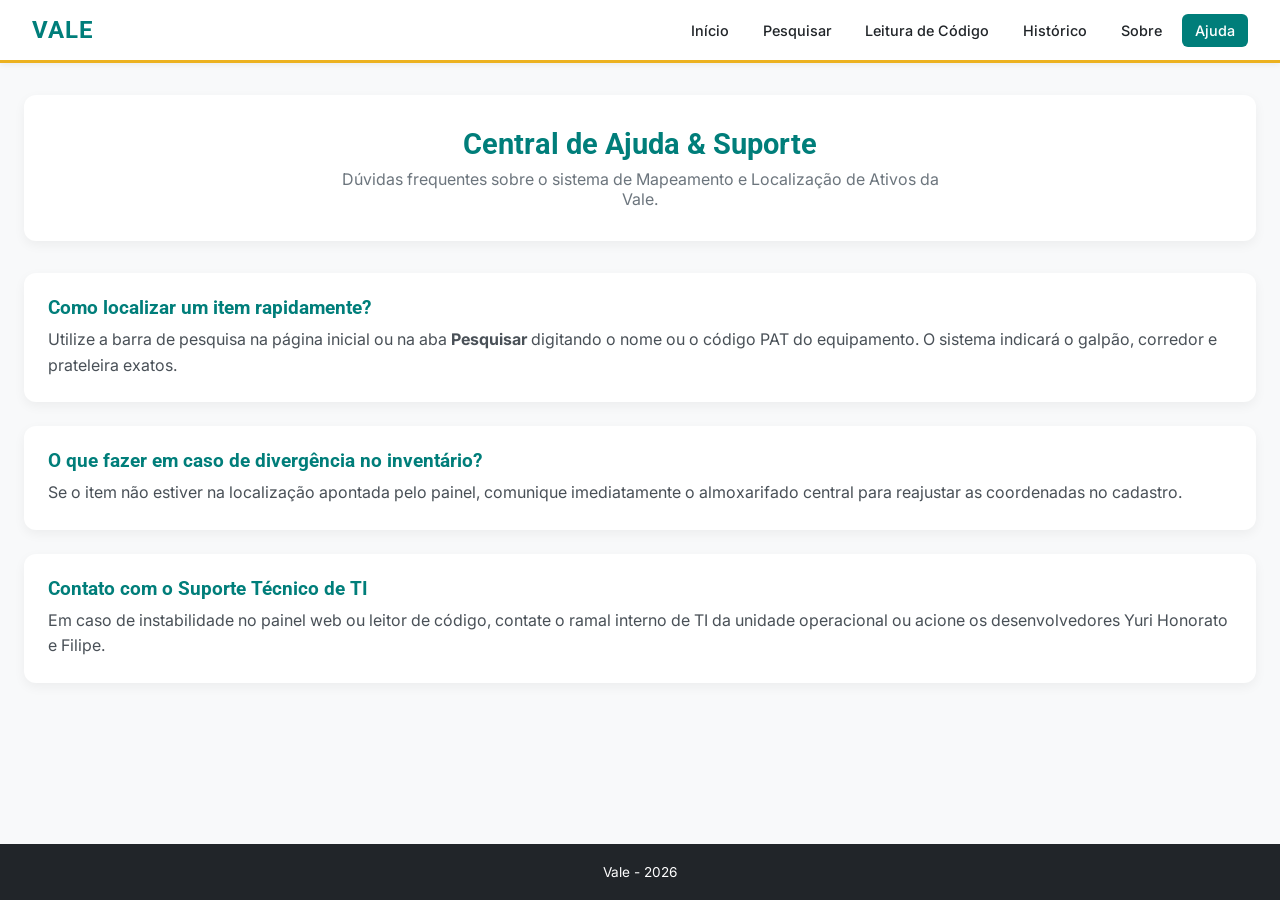
<file: ajuda.html>
<!DOCTYPE html>
<html lang="pt-BR">
<head>
    <meta charset="UTF-8">
    <meta name="viewport" content="width=device-width, initial-scale=1.0">
    <title>Ajuda e Suporte - Vale</title>
    <link href="https://fonts.googleapis.com/css2?family=Inter:wght@400;500;600&family=Roboto:wght@500;700&display=swap" rel="stylesheet">
    <link rel="stylesheet" href="style.css">
</head>
<body>

    <header>
        <div class="header-container">
            <div class="logo-area">
                <h1>VALE</h1>
            </div>

            <input type="checkbox" id="menu-toggle" aria-label="Abrir menu de navegação">
            <label for="menu-toggle" class="menu-icon">
                <span></span>
                <span></span>
                <span></span>
            </label>

            <nav aria-label="Navegação Principal">
                <ul>
                    <li><a href="home.html">Início</a></li>
                    <li><a href="pesquisar.html">Pesquisar</a></li>
                    <li><a href="leitura.html">Leitura de Código</a></li>
                    <li><a href="historico.html">Histórico</a></li>
                    <li><a href="sobre.html">Sobre</a></li>
                    <li><a href="ajuda.html" class="active" aria-current="page">Ajuda</a></li>
                </ul>
            </nav>
        </div>
    </header>

    <main>
        <section class="about-header">
            <h2>Central de Ajuda & Suporte</h2>
            <p>Dúvidas frequentes sobre o sistema de Mapeamento e Localização de Ativos da Vale.</p>
        </section>

        <div class="content-flex-container" style="flex-direction: column; gap: 1.5rem;">
            <div class="table-container" style="padding: 1.5rem;">
                <h3 style="color: var(--color-primary); margin-bottom: 0.5rem;">Como localizar um item rapidamente?</h3>
                <p style="line-height: 1.6; color: #495057;">Utilize a barra de pesquisa na página inicial ou na aba <strong>Pesquisar</strong> digitando o nome ou o código PAT do equipamento. O sistema indicará o galpão, corredor e prateleira exatos.</p>
            </div>

            <div class="table-container" style="padding: 1.5rem;">
                <h3 style="color: var(--color-primary); margin-bottom: 0.5rem;">O que fazer em caso de divergência no inventário?</h3>
                <p style="line-height: 1.6; color: #495057;">Se o item não estiver na localização apontada pelo painel, comunique imediatamente o almoxarifado central para reajustar as coordenadas no cadastro.</p>
            </div>

            <div class="table-container" style="padding: 1.5rem;">
                <h3 style="color: var(--color-primary); margin-bottom: 0.5rem;">Contato com o Suporte Técnico de TI</h3>
                <p style="line-height: 1.6; color: #495057;">Em caso de instabilidade no painel web ou leitor de código, contate o ramal interno de TI da unidade operacional ou acione os desenvolvedores Yuri Honorato e Filipe.</p>
            </div>
        </div>
    </main>

    <footer>
        <p>Vale - 2026</p>
    </footer>

</body>
</html>
</file>
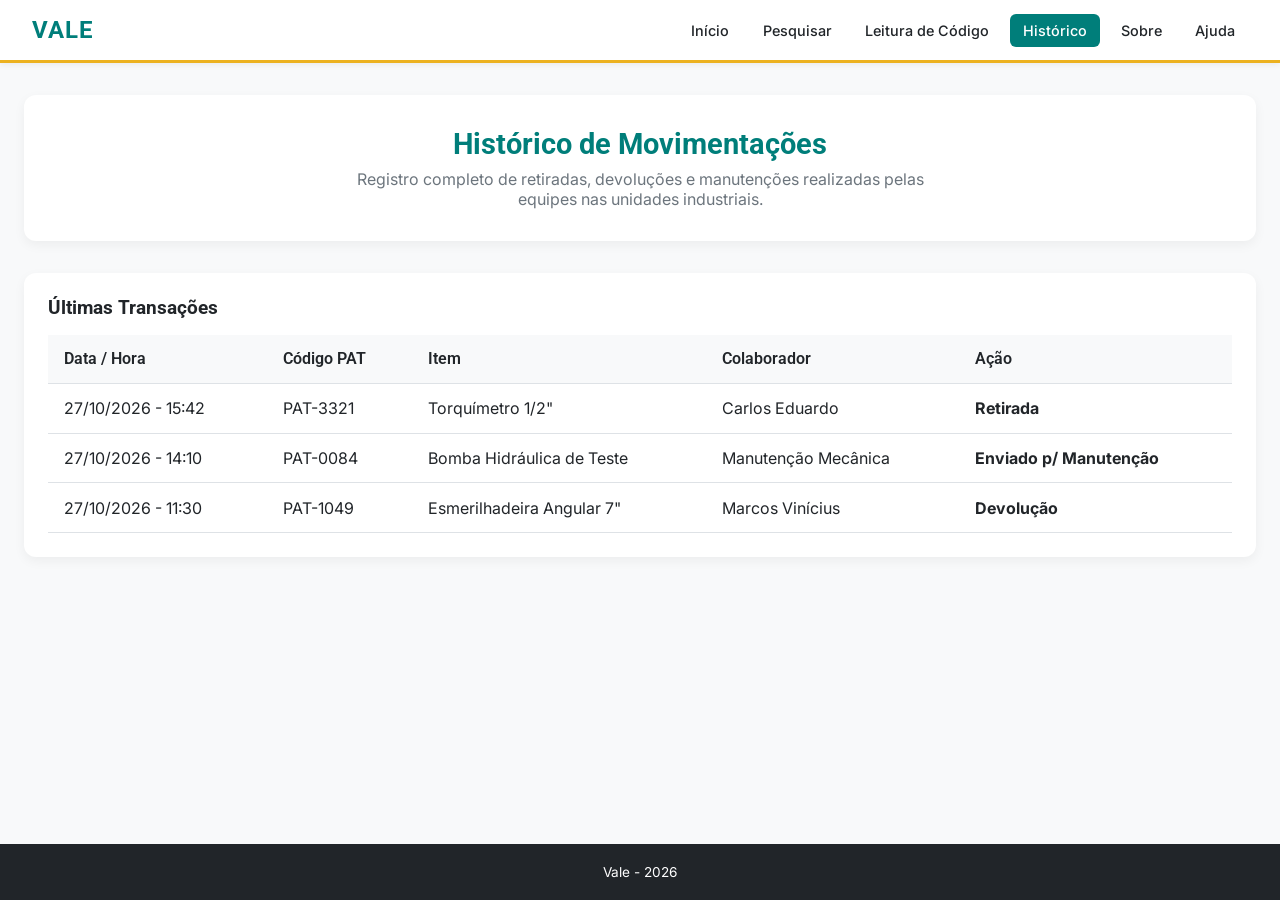
<file: historico.html>
<!DOCTYPE html>
<html lang="pt-BR">
<head>
    <meta charset="UTF-8">
    <meta name="viewport" content="width=device-width, initial-scale=1.0">
    <title>Histórico de Movimentações - Vale</title>
    <link href="https://fonts.googleapis.com/css2?family=Inter:wght@400;500;600&family=Roboto:wght@500;700&display=swap" rel="stylesheet">
    <link rel="stylesheet" href="style.css">
</head>
<body>

    <header>
        <div class="header-container">
            <div class="logo-area">
                <h1>VALE</h1>
            </div>

            <input type="checkbox" id="menu-toggle" aria-label="Abrir menu de navegação">
            <label for="menu-toggle" class="menu-icon">
                <span></span>
                <span></span>
                <span></span>
            </label>

            <nav aria-label="Navegação Principal">
                <ul>
                    <li><a href="home.html">Início</a></li>
                    <li><a href="pesquisar.html">Pesquisar</a></li>
                    <li><a href="leitura.html">Leitura de Código</a></li>
                    <li><a href="historico.html" class="active" aria-current="page">Histórico</a></li>
                    <li><a href="sobre.html">Sobre</a></li>
                    <li><a href="ajuda.html">Ajuda</a></li>
                </ul>
            </nav>
        </div>
    </header>

    <main>
        <section class="about-header">
            <h2>Histórico de Movimentações</h2>
            <p>Registro completo de retiradas, devoluções e manutenções realizadas pelas equipes nas unidades industriais.</p>
        </section>

        <div class="content-flex-container">
            <div class="table-container" style="flex: 100%;">
                <h3>Últimas Transações</h3>
                <table>
                    <thead>
                        <tr>
                            <th>Data / Hora</th>
                            <th>Código PAT</th>
                            <th>Item</th>
                            <th>Colaborador</th>
                            <th>Ação</th>
                        </tr>
                    </thead>
                    <tbody>
                        <tr>
                            <td>27/10/2026 - 15:42</td>
                            <td>PAT-3321</td>
                            <td>Torquímetro 1/2"</td>
                            <td>Carlos Eduardo</td>
                            <td><strong>Retirada</strong></td>
                        </tr>
                        <tr>
                            <td>27/10/2026 - 14:10</td>
                            <td>PAT-0084</td>
                            <td>Bomba Hidráulica de Teste</td>
                            <td>Manutenção Mecânica</td>
                            <td><strong>Enviado p/ Manutenção</strong></td>
                        </tr>
                        <tr>
                            <td>27/10/2026 - 11:30</td>
                            <td>PAT-1049</td>
                            <td>Esmerilhadeira Angular 7"</td>
                            <td>Marcos Vinícius</td>
                            <td><strong>Devolução</strong></td>
                        </tr>
                    </tbody>
                </table>
            </div>
        </div>
    </main>

    <footer>
        <p>Vale - 2026</p>
    </footer>

</body>
</html>
</file>
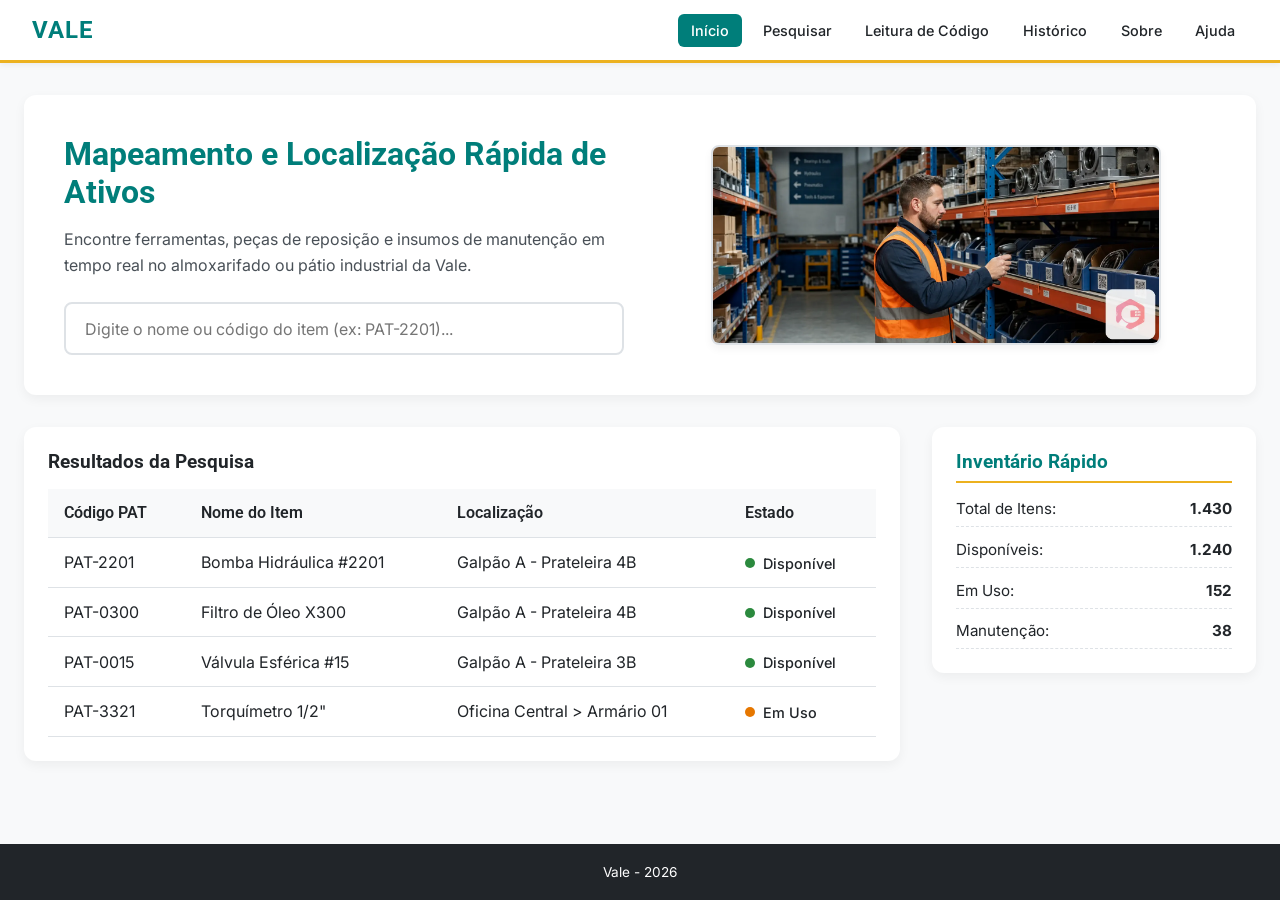
<file: home.html>
<!DOCTYPE html>
<html lang="pt-BR">
<head>
    <meta charset="UTF-8">
    <meta name="viewport" content="width=device-width, initial-scale=1.0">
    <title>Painel de Localização de Ativos - Vale</title>
    <link href="https://fonts.googleapis.com/css2?family=Inter:wght@400;500;600&family=Roboto:wght@500;700&display=swap" rel="stylesheet">
    <link rel="stylesheet" href="style.css">
</head>
<body>

    <header>
        <div class="header-container">
            <div class="logo-area">
                <h1>VALE</h1>
            </div>

            <input type="checkbox" id="menu-toggle" aria-label="Abrir menu de navegação">
            <label for="menu-toggle" class="menu-icon">
                <span></span>
                <span></span>
                <span></span>
            </label>

            <nav aria-label="Navegação Principal">
                <ul>
                    <li><a href="home.html" class="active" aria-current="page">Início</a></li>
                    <li><a href="pesquisar.html">Pesquisar</a></li>
                    <li><a href="leitura.html">Leitura de Código</a></li>
                    <li><a href="historico.html">Histórico</a></li>
                    <li><a href="sobre.html">Sobre</a></li>
                    <li><a href="ajuda.html">Ajuda</a></li>
                </ul>
            </nav>
        </div>
    </header>

    <main>
        <section class="hero-section">
            <div class="hero-text">
                <h2>Mapeamento e Localização Rápida de Ativos</h2>
                <p>Encontre ferramentas, peças de reposição e insumos de manutenção em tempo real no almoxarifado ou pátio industrial da Vale.</p>
                <div class="search-bar-container">
                    <input type="text" placeholder="Digite o nome ou código do item (ex: PAT-2201)..." aria-label="Pesquisar item">
                </div>
            </div>
            <div class="hero-image">
                <img src="vale.webp" alt="Vale" width="450" height="280">
            </div>
        </section>

        <div class="content-flex-container">
            <div class="table-container">
                <h3>Resultados da Pesquisa</h3>
                <table>
                    <thead>
                        <tr>
                            <th>Código PAT</th>
                            <th>Nome do Item</th>
                            <th>Localização</th>
                            <th>Estado</th>
                        </tr>
                    </thead>
                    <tbody>
                        <tr>
                            <td>PAT-2201</td>
                            <td>Bomba Hidráulica #2201</td>
                            <td>Galpão A - Prateleira 4B</td>
                            <td><span class="status-badge"><span class="status-dot available"></span> Disponível</span></td>
                        </tr>
                        <tr>
                            <td>PAT-0300</td>
                            <td>Filtro de Óleo X300</td>
                            <td>Galpão A - Prateleira 4B</td>
                            <td><span class="status-badge"><span class="status-dot available"></span> Disponível</span></td>
                        </tr>
                        <tr>
                            <td>PAT-0015</td>
                            <td>Válvula Esférica #15</td>
                            <td>Galpão A - Prateleira 3B</td>
                            <td><span class="status-badge"><span class="status-dot available"></span> Disponível</span></td>
                        </tr>
                        <tr>
                            <td>PAT-3321</td>
                            <td>Torquímetro 1/2"</td>
                            <td>Oficina Central > Armário 01</td>
                            <td><span class="status-badge"><span class="status-dot in-use"></span> Em Uso</span></td>
                        </tr>
                    </tbody>
                </table>
            </div>

            <aside class="sidebar-card">
                <h3>Inventário Rápido</h3>
                <ul>
                    <li><span>Total de Itens:</span> <strong>1.430</strong></li>
                    <li><span>Disponíveis:</span> <strong>1.240</strong></li>
                    <li><span>Em Uso:</span> <strong>152</strong></li>
                    <li><span>Manutenção:</span> <strong>38</strong></li>
                </ul>
            </aside>
        </div>
    </main>

    <footer>
        <p>Vale - 2026</p>
    </footer>

</body>
</html>
</file>
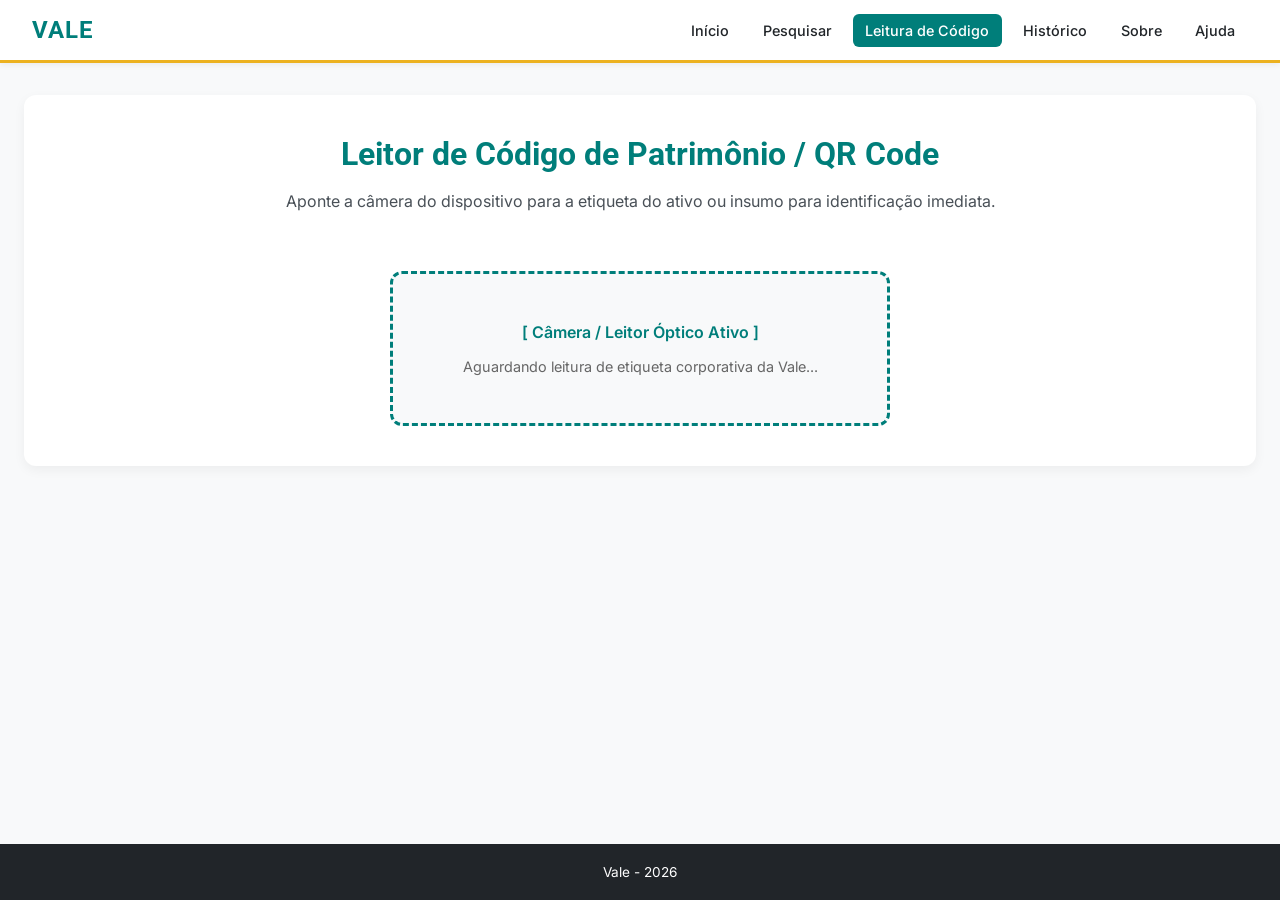
<file: leitura.html>
<!DOCTYPE html>
<html lang="pt-BR">
<head>
    <meta charset="UTF-8">
    <meta name="viewport" content="width=device-width, initial-scale=1.0">
    <title>Leitura de Código - Vale</title>
    <link href="https://fonts.googleapis.com/css2?family=Inter:wght@400;500;600&family=Roboto:wght@500;700&display=swap" rel="stylesheet">
    <link rel="stylesheet" href="style.css">
</head>
<body>

    <header>
        <div class="header-container">
            <div class="logo-area">
                <h1>VALE</h1>
            </div>

            <input type="checkbox" id="menu-toggle" aria-label="Abrir menu de navegação">
            <label for="menu-toggle" class="menu-icon">
                <span></span>
                <span></span>
                <span></span>
            </label>

            <nav aria-label="Navegação Principal">
                <ul>
                    <li><a href="home.html">Início</a></li>
                    <li><a href="pesquisar.html">Pesquisar</a></li>
                    <li><a href="leitura.html" class="active" aria-current="page">Leitura de Código</a></li>
                    <li><a href="historico.html">Histórico</a></li>
                    <li><a href="sobre.html">Sobre</a></li>
                    <li><a href="ajuda.html">Ajuda</a></li>
                </ul>
            </nav>
        </div>
    </header>

    <main>
        <section class="hero-section" style="text-align: center; display: flex; flex-direction: column; align-items: center;">
            <div class="hero-text" style="align-items: center;">
                <h2>Leitor de Código de Patrimônio / QR Code</h2>
                <p>Aponte a câmera do dispositivo para a etiqueta do ativo ou insumo para identificação imediata.</p>
            </div>
            <div style="background: var(--bg-light); border: 3px dashed var(--color-primary); padding: 3rem 1.5rem; border-radius: 12px; margin-top: 1.5rem; width: 100%; max-width: 500px;">
                <p style="font-weight: 600; color: var(--color-primary); margin-bottom: 1rem;">[ Câmera / Leitor Óptico Ativo ]</p>
                <p style="font-size: 0.9rem; color: #666;">Aguardando leitura de etiqueta corporativa da Vale...</p>
            </div>
        </section>
    </main>

    <footer>
        <p>Vale - 2026</p>
    </footer>

</body>
</html>
</file>
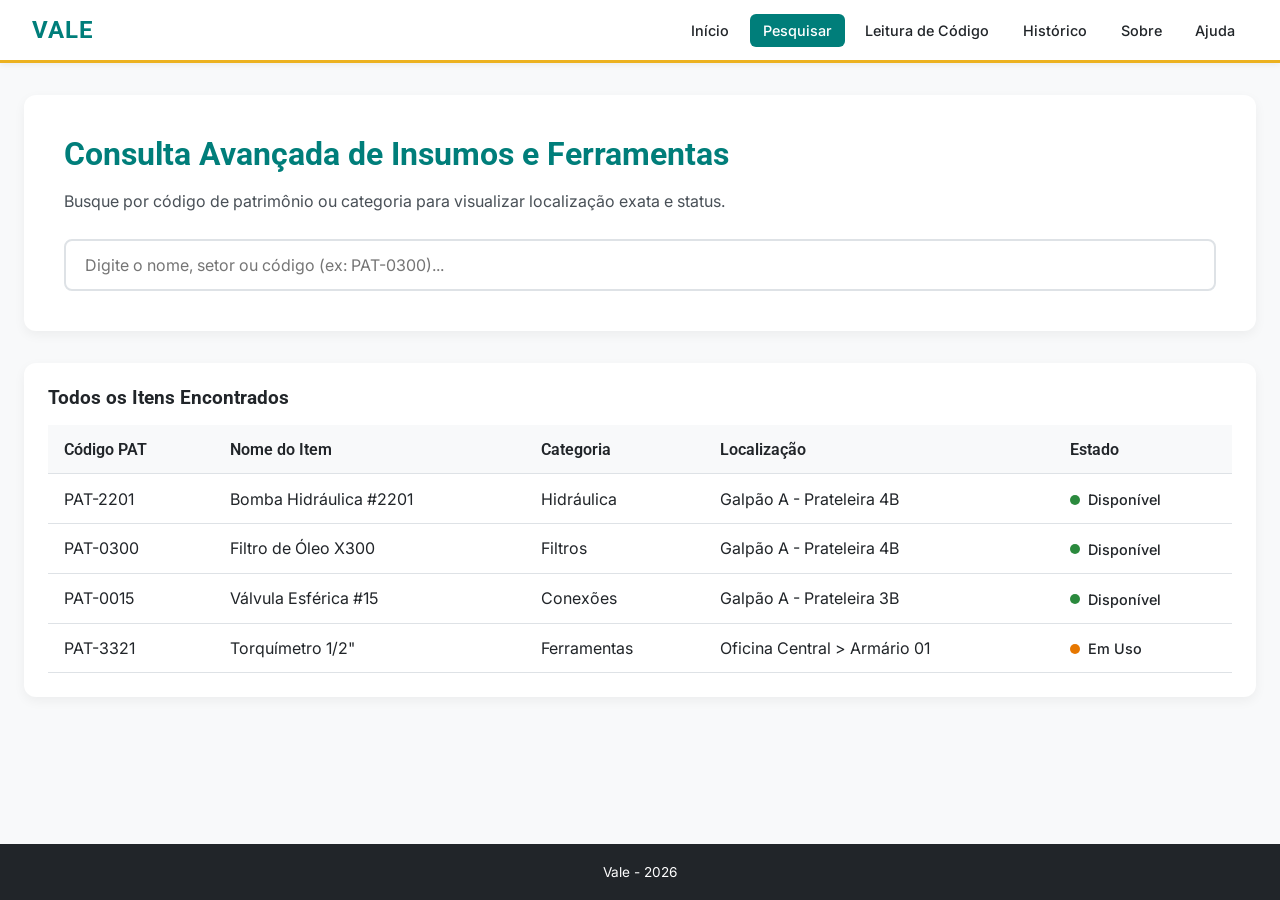
<file: pesquisar.html>
<!DOCTYPE html>
<html lang="pt-BR">
<head>
    <meta charset="UTF-8">
    <meta name="viewport" content="width=device-width, initial-scale=1.0">
    <title>Pesquisar Ativos - Vale</title>
    <link href="https://fonts.googleapis.com/css2?family=Inter:wght@400;500;600&family=Roboto:wght@500;700&display=swap" rel="stylesheet">
    <link rel="stylesheet" href="style.css">
</head>
<body>

    <header>
        <div class="header-container">
            <div class="logo-area">
                <h1>VALE</h1>
            </div>

            <input type="checkbox" id="menu-toggle" aria-label="Abrir menu de navegação">
            <label for="menu-toggle" class="menu-icon">
                <span></span>
                <span></span>
                <span></span>
            </label>

            <nav aria-label="Navegação Principal">
                <ul>
                    <li><a href="home.html">Início</a></li>
                    <li><a href="pesquisar.html" class="active" aria-current="page">Pesquisar</a></li>
                    <li><a href="leitura.html">Leitura de Código</a></li>
                    <li><a href="historico.html">Histórico</a></li>
                    <li><a href="sobre.html">Sobre</a></li>
                    <li><a href="ajuda.html">Ajuda</a></li>
                </ul>
            </nav>
        </div>
    </header>

    <main>
        <section class="hero-section">
            <div class="hero-text" style="flex: 100%;">
                <h2>Consulta Avançada de Insumos e Ferramentas</h2>
                <p>Busque por código de patrimônio ou categoria para visualizar localização exata e status.</p>
                <div class="search-bar-container">
                    <input type="text" placeholder="Digite o nome, setor ou código (ex: PAT-0300)..." aria-label="Pesquisar item">
                </div>
            </div>
        </section>

        <div class="content-flex-container">
            <div class="table-container" style="flex: 100%;">
                <h3>Todos os Itens Encontrados</h3>
                <table>
                    <thead>
                        <tr>
                            <th>Código PAT</th>
                            <th>Nome do Item</th>
                            <th>Categoria</th>
                            <th>Localização</th>
                            <th>Estado</th>
                        </tr>
                    </thead>
                    <tbody>
                        <tr>
                            <td>PAT-2201</td>
                            <td>Bomba Hidráulica #2201</td>
                            <td>Hidráulica</td>
                            <td>Galpão A - Prateleira 4B</td>
                            <td><span class="status-badge"><span class="status-dot available"></span> Disponível</span></td>
                        </tr>
                        <tr>
                            <td>PAT-0300</td>
                            <td>Filtro de Óleo X300</td>
                            <td>Filtros</td>
                            <td>Galpão A - Prateleira 4B</td>
                            <td><span class="status-badge"><span class="status-dot available"></span> Disponível</span></td>
                        </tr>
                        <tr>
                            <td>PAT-0015</td>
                            <td>Válvula Esférica #15</td>
                            <td>Conexões</td>
                            <td>Galpão A - Prateleira 3B</td>
                            <td><span class="status-badge"><span class="status-dot available"></span> Disponível</span></td>
                        </tr>
                        <tr>
                            <td>PAT-3321</td>
                            <td>Torquímetro 1/2"</td>
                            <td>Ferramentas</td>
                            <td>Oficina Central > Armário 01</td>
                            <td><span class="status-badge"><span class="status-dot in-use"></span> Em Uso</span></td>
                        </tr>
                    </tbody>
                </table>
            </div>
        </div>
    </main>

    <footer>
        <p>Vale - 2026</p>
    </footer>

</body>
</html>
</file>
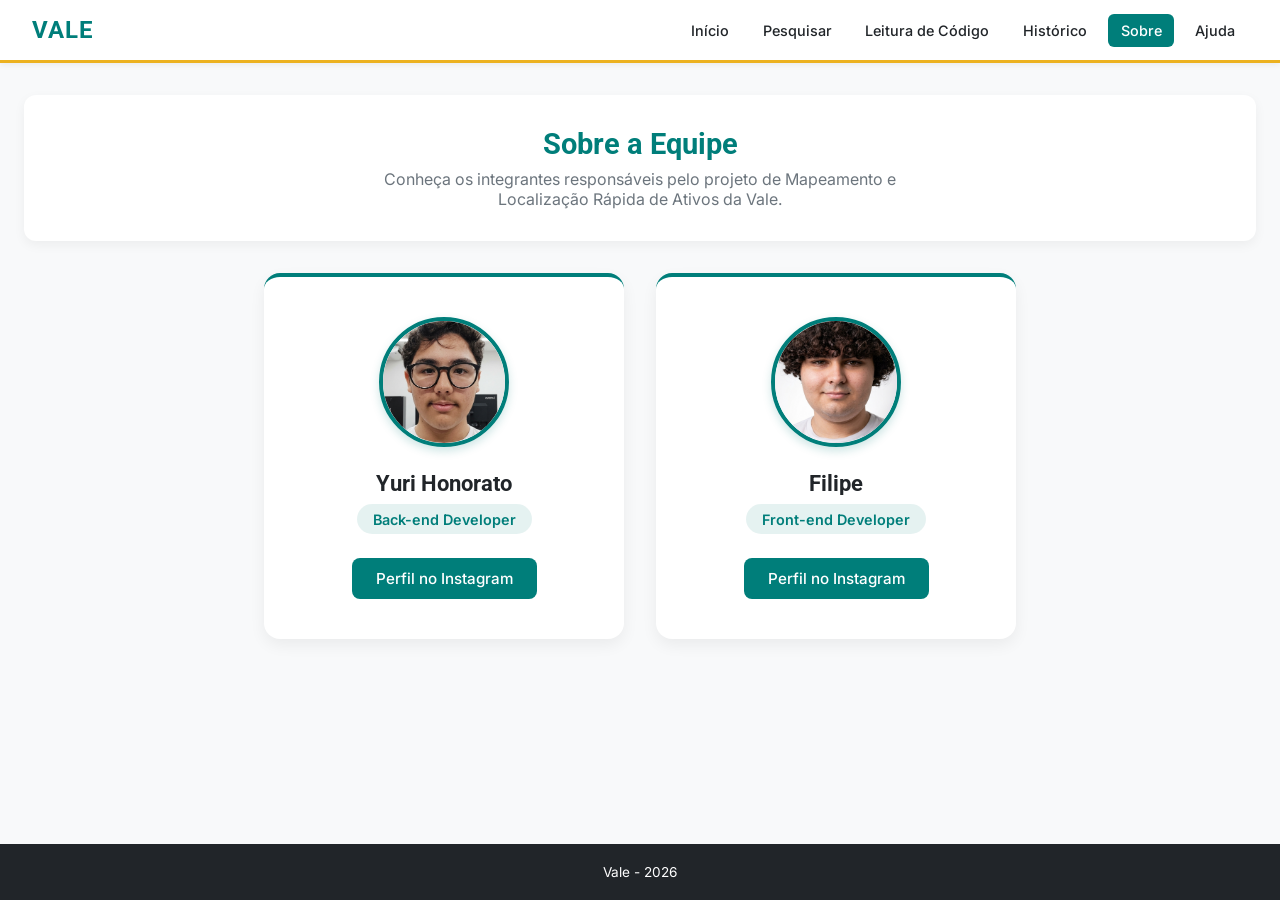
<file: sobre.html>
<!DOCTYPE html>
<html lang="pt-BR">
<head>
    <meta charset="UTF-8">
    <meta name="viewport" content="width=device-width, initial-scale=1.0">
    <title>Sobre a Equipe - Localização de Ativos</title>
    <link href="https://fonts.googleapis.com/css2?family=Inter:wght@400;500;600&family=Roboto:wght@500;700&display=swap" rel="stylesheet">
    <link rel="stylesheet" href="style.css">
</head>
<body>

    <header>
        <div class="header-container">
            <div class="logo-area">
                <h1>VALE</h1>
            </div>

            <input type="checkbox" id="menu-toggle" aria-label="Abrir menu de navegação">
            <label for="menu-toggle" class="menu-icon">
                <span></span>
                <span></span>
                <span></span>
            </label>

            <nav aria-label="Navegação Principal">
                <ul>
                    <li><a href="home.html">Início</a></li>
                    <li><a href="pesquisar.html">Pesquisar</a></li>
                    <li><a href="leitura.html">Leitura de Código</a></li>
                    <li><a href="historico.html">Histórico</a></li>
                    <li><a href="sobre.html" class="active" aria-current="page">Sobre</a></li>
                    <li><a href="ajuda.html">Ajuda</a></li>
                </ul>
            </nav>
        </div>
    </header>

    <main>
        <section class="about-header">
            <h2>Sobre a Equipe</h2>
            <p>Conheça os integrantes responsáveis pelo projeto de Mapeamento e Localização Rápida de Ativos da Vale.</p>
        </section>

        <div class="team-grid">
            <article class="team-card">
                <figure class="team-figure">
                    <img src="imgyuri.jpg" alt="Foto de rosto de Yuri Honorato" class="team-img" width="130" height="130">
                </figure>
                <h3>Yuri Honorato</h3>
                <span class="skill-badge">Back-end Developer</span>
                <p>
                    <a href="https://www.instagram.com/strm.yuri?obrf=MWF0MWQ2czR4MTJveQ==" target="_blank" rel="noopener noreferrer" class="social-link" aria-label="Acessar o perfil de Yuri Honorato no Instagram">Perfil no Instagram</a>
                </p>
            </article>

            <article class="team-card">
                <figure class="team-figure">
                    <img src="imgfilipe.jpg" alt="Foto de rosto de Filipe" class="team-img" width="130" height="130">
                </figure>
                <h3>Filipe</h3>
                <span class="skill-badge">Front-end Developer</span>
                <p>
                    <a href="https://www.instagram.com/rodriguesfilipemartins?dlrf=d2RjcDg1OTJhOHR1" target="_blank" rel="noopener noreferrer" class="social-link" aria-label="Acessar o perfil de Filipe no Instagram">Perfil no Instagram</a>
                </p>
            </article>
        </div>
    </main>

    <footer>
        <p>Vale - 2026</p>
    </footer>

</body>
</html>
</file>
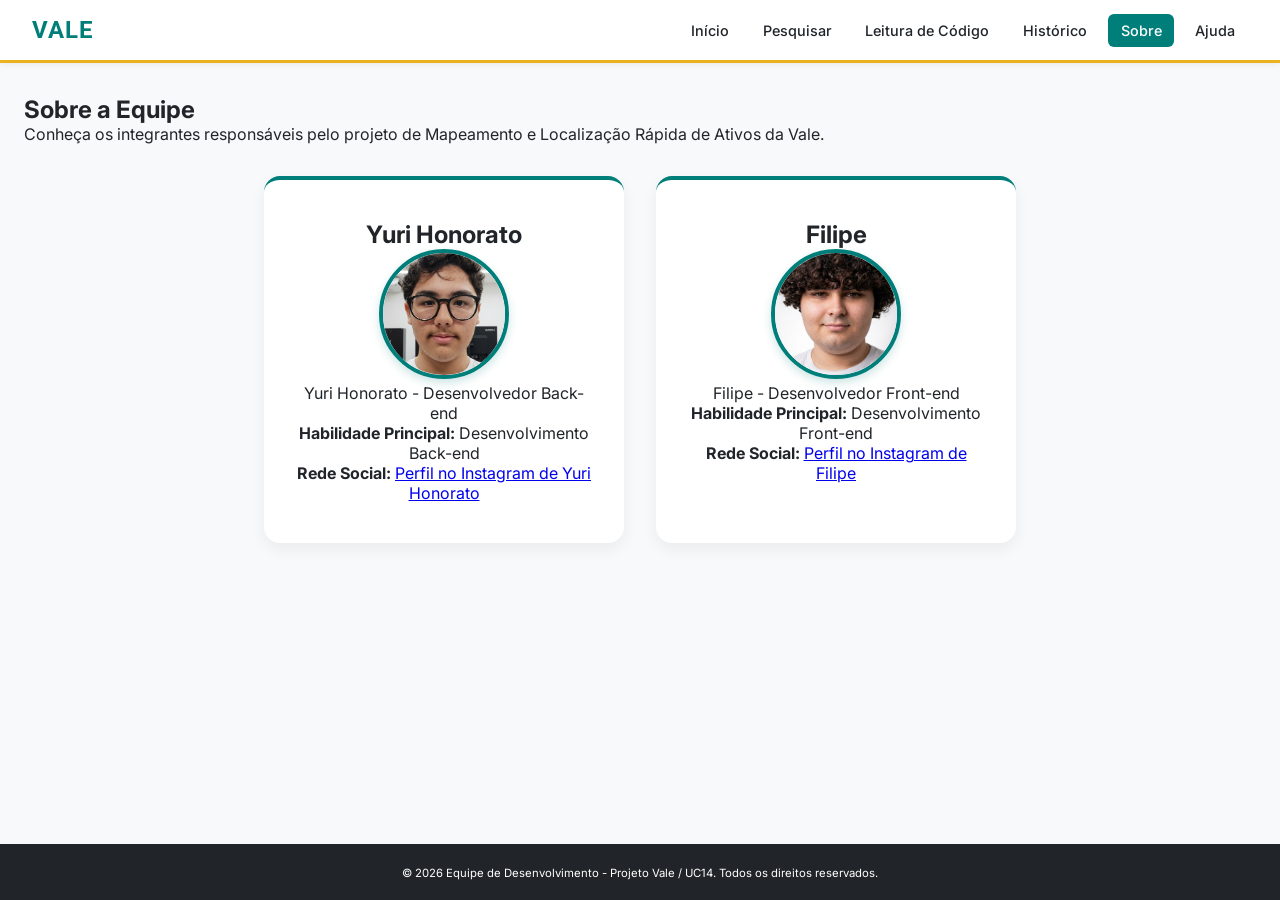
<file: Sobre.html>
<!DOCTYPE html>
<html lang="pt-BR">
<head>
    <meta charset="UTF-8">
    <meta name="viewport" content="width=device-width, initial-scale=1.0">
    <title>Sobre a Equipe - Localização de Ativos</title>

    <!-- Importação das Fontes -->
    <link href="https://fonts.googleapis.com/css2?family=Inter:wght@400;500;600&family=Roboto:wght@500;700&display=swap" rel="stylesheet">
    
    <!-- Vinculação do CSS Externo -->
    <link rel="stylesheet" href="style.css">
</head>
<body>

    <!-- Cabeçalho Principal da Página com Navegação -->
    <header>
        <div class="header-container">
            <div class="logo-area">
                <h1>VALE</h1>
            </div>
            <nav aria-label="Navegação Principal">
                <ul>
                    <li><a href="Home.html">Início</a></li>
                    <li><a href="#">Pesquisar</a></li>
                    <li><a href="#">Leitura de Código</a></li>
                    <li><a href="#">Histórico</a></li>
                    <li><a href="Sobre.html" class="active" aria-current="page">Sobre</a></li>
                    <li><a href="#">Ajuda</a></li>
                </ul>
            </nav>
        </div>
    </header>

    <!-- Conteúdo Principal -->
    <main>
        <section class="search-section">
            <h2>Sobre a Equipe</h2>
            <p>Conheça os integrantes responsáveis pelo projeto de Mapeamento e Localização Rápida de Ativos da Vale.</p>
        </section>

        <div class="team-grid">
            <!-- Integrante 1: Yuri Honorato -->
            <article class="team-card">
                <h2>Yuri Honorato</h2>
                <figure>
                    <img src="imgyuri.jpg" alt="Foto de rosto de Yuri Honorato, jovem usando óculos de grau e camiseta branca" class="team-img" width="200" height="355">
                    <figcaption>Yuri Honorato - Desenvolvedor Back-end</figcaption>
                </figure>
                <p><strong>Habilidade Principal:</strong> Desenvolvimento Back-end</p>
                <p>
                    <strong>Rede Social:</strong> 
                    <a href="https://www.instagram.com/strm.yuri?obrf=MWF0MWQ2czR4MTJveQ==" target="_blank" rel="noopener noreferrer" aria-label="Acessar o perfil de Yuri Honorato no Instagram (abre em uma nova aba)">Perfil no Instagram de Yuri Honorato</a>
                </p>
            </article>

            <!-- Integrante 2: Filipe -->
            <article class="team-card">
                <h2>Filipe</h2>
                <figure>
                    <img src="imgfilipe.jpg" alt="Foto de rosto de Filipe, jovem com cabelo cacheado volumoso e camiseta branca" class="team-img" width="200" height="355">
                    <figcaption>Filipe - Desenvolvedor Front-end</figcaption>
                </figure>
                <p><strong>Habilidade Principal:</strong> Desenvolvimento Front-end</p>
                <p>
                    <strong>Rede Social:</strong> 
                    <a href="https://www.instagram.com/rodriguesfilipemartins?dlrf=d2RjcDg1OTJhOHR1" target="_blank" rel="noopener noreferrer" aria-label="Acessar o perfil de Filipe no Instagram (abre em uma nova aba)">Perfil no Instagram de Filipe</a>
                </p>
            </article>
        </div>
    </main>

    <!-- Rodapé da Página -->
    <footer>
        <p><small>&copy; 2026 Equipe de Desenvolvimento - Projeto Vale / UC14. Todos os direitos reservados.</small></p>
    </footer>

</body>
</html>
</file>
<file: style.css>
/* ==========================================================================
   Design System & Layout Flexbox Responsivo - Vale / UC7 & UC14
   Arquivo: style.css
   ========================================================================== */

:root {
  --color-primary: #007E7A;
  /* Verde Institucional Vale */
  --color-primary-hover: #006663;
  --color-secondary: #ECB11F;
  /* Amarelo Ouro Vale */
  --color-text: #212529;
  /* Grafite para texto */

  --bg-light: #F8F9FA;
  --border-color: #DEE2E6;
  --white: #FFFFFF;

  --status-available: #2B8A3E;
  --status-in-use: #E67700;

  --font-primary: 'Inter', system-ui, -apple-system, sans-serif;
  --font-heading: 'Roboto', Arial, sans-serif;
  --font-size-base: 1rem;
}

* {
  box-sizing: border-box;
  margin: 0;
  padding: 0;
}

body {
  font-family: var(--font-primary);
  font-size: var(--font-size-base);
  color: var(--color-text);
  background-color: var(--bg-light);
  display: flex;
  flex-direction: column;
  min-height: 100vh;
  overflow-x: hidden;
}

/* ==========================================================================
   1. Micro-interações Globais & Transições (Máx. 350ms)
   ========================================================================== */
a,
button,
input,
.sidebar-card,
.table-container,
.hero-section,
.team-card {
  transition: all 0.3s cubic-bezier(0.4, 0, 0.2, 1);
}

a:hover {
  opacity: 0.9;
}

tbody tr:hover {
  background-color: rgba(0, 126, 122, 0.05);
}

/* Estado de Foco Visível para Acessibilidade (Tecla Tab) */
a:focus-visible,
button:focus-visible,
input:focus-visible,
#menu-toggle:focus-visible+.menu-icon {
  outline: 3px solid var(--color-secondary);
  outline-offset: 3px;
  border-radius: 4px;
}

/* Animação de Entrada nas Seções (Fade In / Slide Up) */
@keyframes fadeInUp {
  from {
    opacity: 0;
    transform: translateY(12px);
  }

  to {
    opacity: 1;
    transform: translateY(0);
  }
}

.hero-section,
.table-container,
.sidebar-card,
.about-header,
.team-card {
  animation: fadeInUp 0.35s ease-out forwards;
}



/* ==========================================================================
   2. Cabeçalho e Navegação (Desktop & Hambúrguer Mobile)
   ========================================================================== */
header {
  background-color: var(--white);
  border-bottom: 3px solid var(--color-secondary);
  box-shadow: 0 2px 6px rgba(0, 0, 0, 0.06);
  position: sticky;
  top: 0;
  z-index: 100;
}

.header-container {
  display: flex;
  align-items: center;
  justify-content: space-between;
  padding: 1rem 2rem;
  max-width: 1400px;
  margin: 0 auto;
  position: relative;
}

.logo-area h1 {
  font-family: var(--font-heading);
  font-size: 1.5rem;
  color: var(--color-primary);
  letter-spacing: 1px;
  font-weight: 700;
  margin: 0;
}

/* Esconde o checkbox e botão hambúrguer no Desktop */
#menu-toggle,
.menu-icon {
  display: none;
}

nav ul {
  display: flex;
  list-style: none;
  gap: 0.5rem;
  align-items: center;
  margin: 0;
  padding: 0;
}

nav a {
  text-decoration: none;
  color: var(--color-text);
  font-weight: 500;
  padding: 0.5rem 0.8rem;
  border-radius: 6px;
  font-size: 0.9rem;
  white-space: nowrap;
}

nav a.active,
nav a:hover {
  background-color: var(--color-primary);
  color: var(--white);
}

/* ==========================================================================
   3. Estrutura Principal
   ========================================================================== */
main {
  flex: 1;
  max-width: 1400px;
  width: 100%;
  margin: 2rem auto;
  padding: 0 1.5rem;
  display: flex;
  flex-direction: column;
  gap: 2rem;
}

/* Seção Hero */
.hero-section {
  background: var(--white);
  padding: 2.5rem;
  border-radius: 12px;
  box-shadow: 0 4px 12px rgba(0, 0, 0, 0.05);
  display: flex;
  align-items: center;
  justify-content: space-between;
  gap: 2rem;
  flex-wrap: wrap;
}

.hero-text {
  flex: 1;
  min-width: 280px;
  display: flex;
  flex-direction: column;
  gap: 1rem;
}

.hero-text h2 {
  font-family: var(--font-heading);
  color: var(--color-primary);
  font-size: clamp(1.4rem, 2.5vw, 2rem);
}

.hero-text p {
  color: #495057;
  line-height: 1.6;
}

.hero-image {
  flex: 1;
  min-width: 280px;
  display: flex;
  justify-content: center;
}

.hero-image img {
  max-width: 100%;
  height: auto;
  border-radius: 8px;
  border: 2px solid var(--border-color);
  box-shadow: 0 4px 8px rgba(0, 0, 0, 0.05);
}

.search-bar-container {
  display: flex;
  gap: 1rem;
  margin-top: 0.5rem;
  flex-wrap: wrap;
}

.search-bar-container input {
  flex: 1;
  min-width: 240px;
  padding: 0.9rem 1.2rem;
  font-size: 1rem;
  border: 2px solid var(--border-color);
  border-radius: 8px;
  outline: none;
  font-family: var(--font-primary);
}

.search-bar-container input:focus {
  border-color: var(--color-primary);
}

/* ==========================================================================
   4. Grade de Conteúdo & Tabelas
   ========================================================================== */
.content-flex-container {
  display: flex;
  gap: 2rem;
  flex-wrap: wrap;
}

.table-container {
  flex: 3;
  min-width: 280px;
  background: var(--white);
  border-radius: 12px;
  padding: 1.5rem;
  box-shadow: 0 4px 12px rgba(0, 0, 0, 0.05);
  overflow-x: auto;
}

.table-container h3 {
  font-family: var(--font-heading);
  margin-bottom: 1rem;
  color: var(--color-text);
}

table {
  width: 100%;
  border-collapse: collapse;
  text-align: left;
  min-width: 500px;
}

th,
td {
  padding: 0.9rem 1rem;
  border-bottom: 1px solid var(--border-color);
}

th {
  font-family: var(--font-heading);
  background-color: var(--bg-light);
  color: var(--color-text);
  font-weight: 600;
}

/* Badges de Status */
.status-badge {
  display: inline-flex;
  align-items: center;
  gap: 0.5rem;
  font-weight: 500;
  font-size: 0.9rem;
}

.status-dot {
  width: 10px;
  height: 10px;
  border-radius: 50%;
}

.status-dot.available {
  background-color: var(--status-available);
}

.status-dot.in-use {
  background-color: var(--status-in-use);
}

/* Painel Lateral (Sidebar Cards) */
.sidebar-card {
  flex: 1;
  min-width: 260px;
  background: var(--white);
  border-radius: 12px;
  padding: 1.5rem;
  box-shadow: 0 4px 12px rgba(0, 0, 0, 0.05);
  height: fit-content;
}

.sidebar-card h3 {
  font-family: var(--font-heading);
  margin-bottom: 1rem;
  color: var(--color-primary);
  border-bottom: 2px solid var(--color-secondary);
  padding-bottom: 0.5rem;
}

.sidebar-card ul {
  list-style: none;
  display: flex;
  flex-direction: column;
  gap: 0.8rem;
}

.sidebar-card li {
  display: flex;
  justify-content: space-between;
  padding-bottom: 0.5rem;
  border-bottom: 1px dashed var(--border-color);
  font-size: 0.95rem;
}

/* ==========================================================================
   5. Estilos para a Página "Sobre a Equipe"
   ========================================================================== */
.about-header {
  background: var(--white);
  padding: 2rem;
  border-radius: 12px;
  box-shadow: 0 4px 12px rgba(0, 0, 0, 0.05);
  text-align: center;
}

.about-header h2 {
  font-family: var(--font-heading);
  color: var(--color-primary);
  font-size: 1.8rem;
  margin-bottom: 0.5rem;
}

.about-header p {
  color: #6C757D;
  max-width: 600px;
  margin: 0 auto;
}

.team-grid {
  display: flex;
  gap: 2rem;
  flex-wrap: wrap;
  justify-content: center;
}

.team-card {
  background: var(--white);
  padding: 2.5rem 2rem;
  border-radius: 16px;
  box-shadow: 0 6px 16px rgba(0, 0, 0, 0.06);
  text-align: center;
  flex: 1;
  min-width: 260px;
  max-width: 360px;
  display: flex;
  flex-direction: column;
  align-items: center;
  border-top: 4px solid var(--color-primary);
}

.team-card:hover {
  transform: translateY(-5px);
  box-shadow: 0 10px 24px rgba(0, 0, 0, 0.1);
}

.team-card h3 {
  font-family: var(--font-heading);
  color: var(--color-text);
  font-size: 1.4rem;
  margin-bottom: 0.5rem;
}

.team-figure {
  margin-bottom: 1.2rem;
}

.team-img {
  width: 130px;
  height: 130px;
  border-radius: 50%;
  object-fit: cover;
  border: 4px solid var(--color-primary);
  box-shadow: 0 4px 10px rgba(0, 126, 122, 0.2);
}

.skill-badge {
  display: inline-block;
  background-color: rgba(0, 126, 122, 0.1);
  color: var(--color-primary);
  padding: 0.4rem 1rem;
  border-radius: 20px;
  font-weight: 600;
  font-size: 0.9rem;
  margin-bottom: 1.5rem;
}

.social-link {
  display: inline-flex;
  align-items: center;
  justify-content: center;
  background-color: var(--color-primary);
  color: var(--white);
  text-decoration: none;
  padding: 0.7rem 1.5rem;
  border-radius: 8px;
  font-weight: 500;
  font-size: 0.95rem;
  width: 100%;
}

.social-link:hover {
  background-color: var(--color-primary-hover);
}

/* ==========================================================================
   6. Rodapé
   ========================================================================== */
footer {
  background-color: var(--color-text);
  color: var(--white);
  text-align: center;
  padding: 1.25rem;
  font-size: 0.85rem;
  margin-top: auto;
}

/* ==========================================================================
   7. Responsividade Mobile & Menu Hambúrguer (Suporte 360px)
   ========================================================================== */
@media (max-width: 768px) {
  .header-container {
    padding: 1rem;
    flex-wrap: wrap;
  }

  .menu-icon {
    display: flex;
    flex-direction: column;
    justify-content: space-between;
    width: 28px;
    height: 20px;
    cursor: pointer;
  }

  .menu-icon span {
    display: block;
    height: 3px;
    width: 100%;
    background-color: var(--color-primary);
    border-radius: 3px;
    transition: all 0.3s ease;
  }

  nav {
    display: none;
    width: 100%;
    margin-top: 1rem;
  }

  nav ul {
    flex-direction: column;
    gap: 0.5rem;
    width: 100%;
  }

  nav li {
    width: 100%;
  }

  nav a {
    display: block;
    width: 100%;
    text-align: left;
    padding: 0.8rem 1rem;
    font-size: 0.95rem;
    background-color: #F8F9FA;
    border: 1px solid var(--border-color);
    border-radius: 8px;
  }

  #menu-toggle:checked~nav {
    display: block;
  }

  #menu-toggle:checked~.menu-icon span:nth-child(1) {
    transform: translateY(8.5px) rotate(45deg);
  }

  #menu-toggle:checked~.menu-icon span:nth-child(2) {
    opacity: 0;
  }

  #menu-toggle:checked~.menu-icon span:nth-child(3) {
    transform: translateY(-8.5px) rotate(-45deg);
  }

  main {
    padding: 0 1rem;
    margin: 1rem auto;
    gap: 1.25rem;
  }

  .hero-section {
    padding: 1.5rem 1rem;
  }

  ::placeholder {
    font-size: 10px;
  }
}

/* Ajustes finos para smartphones de 360px */
@media (max-width: 480px) {
  .header-container {
    padding: 0.8rem 1rem;
  }

  main {
    padding: 0 0.75rem;
  }

  .table-container {
    padding: 1rem 0.75rem;
  }

  th,
  td {
    padding: 0.75rem 0.5rem;
    font-size: 0.85rem;
  }

  .hero-text h2 {
    font-size: 1.35rem;
  }
}
</file>
